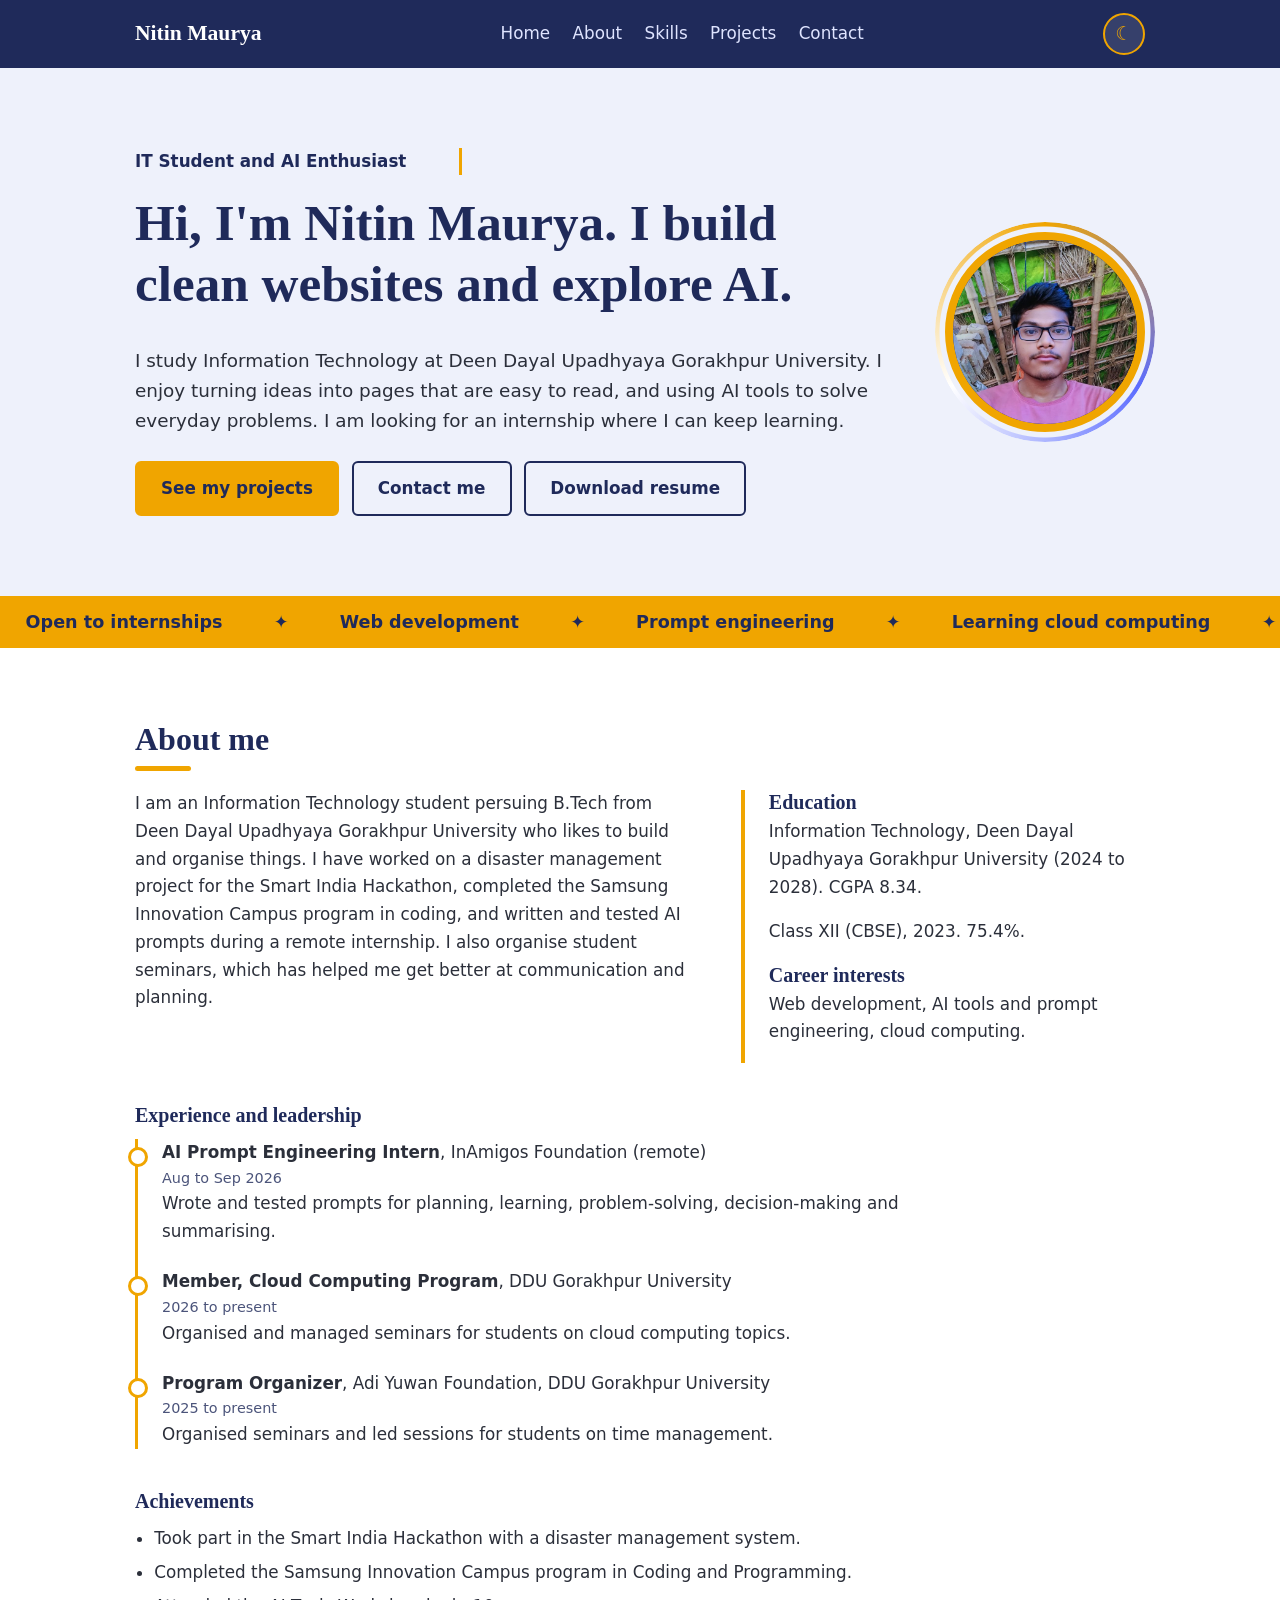
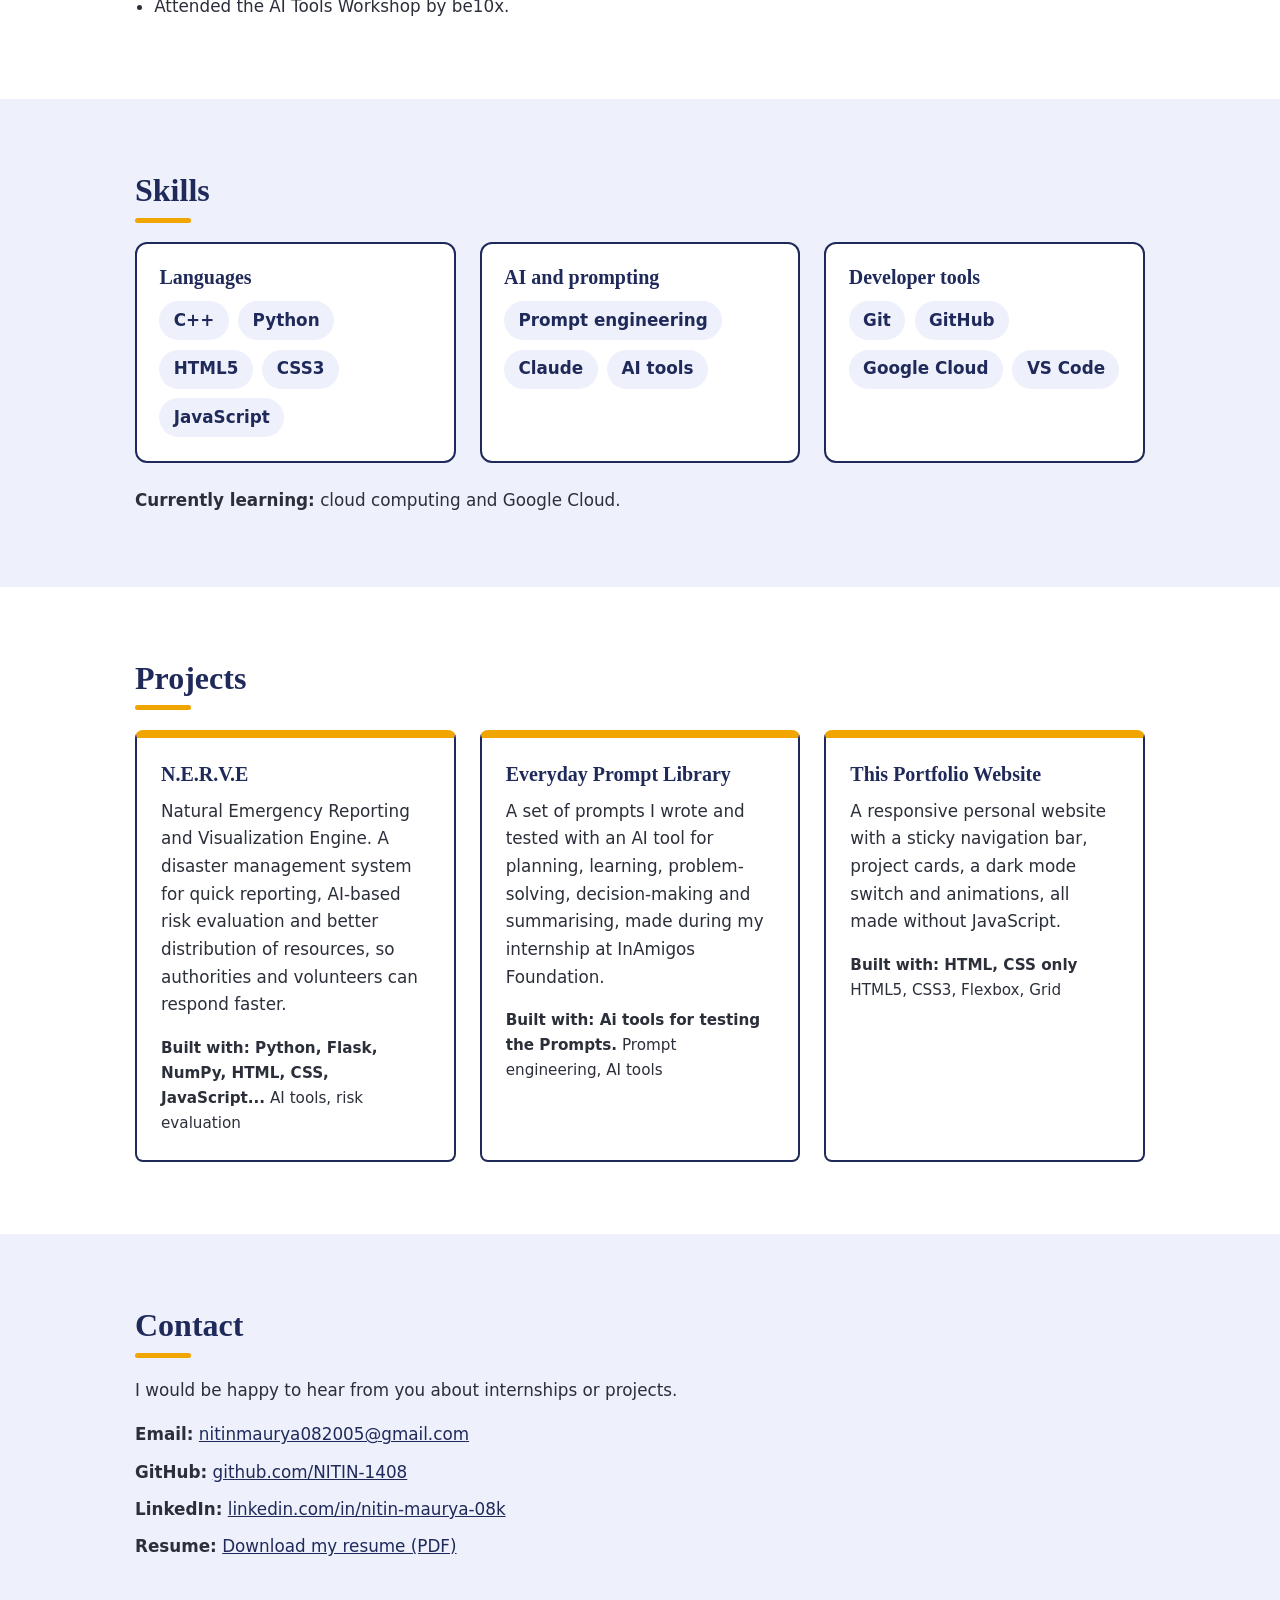
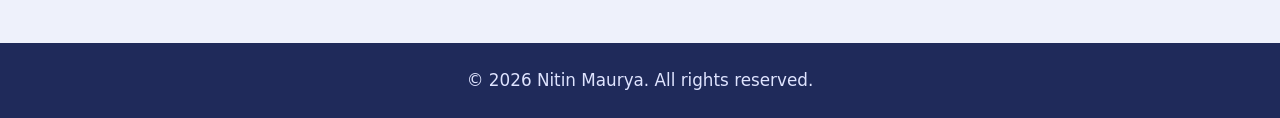
<file: index.html>
<!DOCTYPE html>
<html lang="en">
<head>
  <meta charset="UTF-8">
  <meta name="viewport" content="width=device-width, initial-scale=1.0">
  <meta name="description" content="Personal portfolio of Nitin Maurya, an Information Technology student interested in web development and AI.">
  <title>Nitin Maurya | Portfolio</title>
  <link rel="stylesheet" href="style.css">
</head>
<body>
  <!-- CSS-only dark mode switch )(no JavaScript -->
  <input type="checkbox" id="theme" class="sr-only">
  <div class="progress" aria-hidden="true"></div>

  <!-- 1. HEADER / NAVIGATION -->
  <header class="site-header">
    <div class="container header-inner">
      <a class="logo" href="#home">Nitin Maurya</a>
      <nav aria-label="Main navigation">
        <ul class="nav-list">
          <li><a href="#home">Home</a></li>
          <li><a href="#about">About</a></li>
          <li><a href="#skills">Skills</a></li>
          <li><a href="#projects">Projects</a></li>
          <li><a href="#contact">Contact</a></li>
        </ul>
      </nav>
      <label for="theme" class="theme-toggle" title="Switch light or dark theme"><span class="sr-only">Toggle dark mode</span></label>
    </div>
  </header>

  <main>

    <!-- 2. HERO / HOME -->
    <section id="home" class="hero">
      <div class="container hero-inner">
        <div class="hero-text">
          <p class="hero-role">IT Student and AI Enthusiast</p>
          <h1>Hi, I'm Nitin Maurya. I build clean websites and explore AI.</h1>
          <p class="hero-intro">
            I study Information Technology at Deen Dayal Upadhyaya Gorakhpur University.
            I enjoy turning ideas into pages that are easy to read, and using AI tools
            to solve everyday problems. I am looking for an internship where I can keep learning.
          </p>
          <div class="hero-buttons">
            <a class="btn btn-primary" href="#projects">See my projects</a>
            <a class="btn btn-outline" href="#contact">Contact me</a>
            <a class="btn btn-outline" href="Nitin_Maurya_Resume.pdf" download>Download resume</a>
          </div>
        </div>
        <div class="hero-badge">
          <img src="profile.jpg" alt="Portrait of Nitin Maurya wearing glasses and a pink t-shirt">
        </div>
      </div>
    </section>

    <!-- Ribbon (CSS animation) -->
    <div class="marquee" aria-hidden="true">
      <div class="marquee-track">
        <span>Open to internships</span><span>Web development</span><span>Prompt engineering</span><span>Learning cloud computing</span>
        <span>Open to internships</span><span>Web development</span><span>Prompt engineering</span><span>Learning cloud computing</span>
      </div>
    </div>

    <!-- 3. ABOUT ME -->
    <section id="about" class="section">
      <div class="container">
        <h2>About me</h2>
        <div class="about-grid">
          <p class="about-bio">
            I am an Information Technology student persuing B.Tech from Deen Dayal Upadhyaya Gorakhpur University who likes to build and organise things.
            I have worked on a disaster management project for the Smart India Hackathon,
            completed the Samsung Innovation Campus program in coding, and written and tested
            AI prompts during a remote internship. I also organise student seminars, which
            has helped me get better at communication and planning.
          </p>
          <div class="about-facts">
            <h3>Education</h3>
            <p>Information Technology, Deen Dayal Upadhyaya Gorakhpur University (2024 to 2028). CGPA 8.34.</p>
            <p>Class XII (CBSE), 2023. 75.4%.</p>
            <h3>Career interests</h3>
            <p>Web development, AI tools and prompt engineering, cloud computing.</p>
          </div>
        </div>

        <h3 class="sub-heading">Experience and leadership</h3>
        <ul class="timeline">
          <li><strong>AI Prompt Engineering Intern</strong>, InAmigos Foundation (remote)
            <span class="when">Aug to Sep 2026</span>
            Wrote and tested prompts for planning, learning, problem-solving, decision-making and summarising.</li>
          <li><strong>Member, Cloud Computing Program</strong>, DDU Gorakhpur University
            <span class="when">2026 to present</span>
            Organised and managed seminars for students on cloud computing topics.</li>
          <li><strong>Program Organizer</strong>, Adi Yuwan Foundation, DDU Gorakhpur University
            <span class="when">2025 to present</span>
            Organised seminars and led sessions for students on time management.</li>
        </ul>

        <h3 class="sub-heading">Achievements</h3>
        <ul class="achievements">
          <li>Took part in the Smart India Hackathon with a disaster management system.</li>
          <li>Completed the Samsung Innovation Campus program in Coding and Programming.</li>
          <li>Attended the AI Tools Workshop by be10x.</li>
        </ul>
      </div>
    </section>

    <!-- 4. SKILLS -->
    <section id="skills" class="section section-tint">
      <div class="container">
        <h2>Skills</h2>
        <div class="skill-groups">
          <article class="skill-group">
            <h3>Languages</h3>
            <ul class="tags"><li>C++</li><li>Python</li><li>HTML5</li><li>CSS3</li><li>JavaScript</li></ul>
          </article>
          <article class="skill-group">
            <h3>AI and prompting</h3>
            <ul class="tags"><li>Prompt engineering</li><li>Claude</li><li>AI tools</li></ul>
          </article>
          <article class="skill-group">
            <h3>Developer tools</h3>
            <ul class="tags"><li>Git</li><li>GitHub</li><li>Google Cloud</li><li>VS Code</li></ul>
          </article>
        </div>
        <p class="learning"><strong>Currently learning:</strong> cloud computing and Google Cloud.</p>
      </div>
    </section>

    <!-- 5. PROJECTS -->
    <section id="projects" class="section">
      <div class="container">
        <h2>Projects</h2>
        <div class="card-grid">

          <article class="card">
            <h3>N.E.R.V.E</h3>
            <p>Natural Emergency Reporting and Visualization Engine. A disaster management system for quick reporting, AI-based risk evaluation and better distribution of resources, so authorities and volunteers can respond faster.</p>
            <p class="tech"><strong>Built with: Python, Flask, NumPy, HTML, CSS, JavaScript...</strong> AI tools, risk evaluation</p>
          </article>

          <article class="card">
            <h3>Everyday Prompt Library</h3>
            <p>A set of prompts I wrote and tested with an AI tool for planning, learning, problem-solving, decision-making and summarising, made during my internship at InAmigos Foundation.</p>
            <p class="tech"><strong>Built with: Ai tools for testing the Prompts.</strong> Prompt engineering, AI tools</p>
          </article>

          <article class="card">
            <h3>This Portfolio Website</h3>
            <p>A responsive personal website with a sticky navigation bar, project cards, a dark mode switch and animations, all made without JavaScript.</p>
            <p class="tech"><strong>Built with: HTML, CSS only </strong> HTML5, CSS3, Flexbox, Grid</p>
          </article>

        </div>
      </div>
    </section>

    <!-- 6. CONTACT -->
    <section id="contact" class="section section-tint">
      <div class="container">
        <h2>Contact</h2>
        <p class="contact-lead">I would be happy to hear from you about internships or projects.</p>
        <ul class="contact-list">
          <li><strong>Email:</strong> <a href="mailto:nitinmaurya082005@gmail.com">nitinmaurya082005@gmail.com</a></li>
          <li><strong>GitHub:</strong> <a href="https://github.com/NITIN-1408">github.com/NITIN-1408</a></li>
          <li><strong>LinkedIn:</strong> <a href="https://www.linkedin.com/in/nitin-maurya-08k">linkedin.com/in/nitin-maurya-08k</a></li>
          <li><strong>Resume:</strong> <a href="Nitin_Maurya_Resume.pdf" download>Download my resume (PDF)</a></li>
        </ul>
      </div>
    </section>

  </main>

  <!-- 7. FOOTER -->
  <footer class="site-footer">
    <div class="container">
      <p>&copy; 2026 Nitin Maurya. All rights reserved.</p>
    </div>
  </footer>

</body>
</html>
</file>
<file: style.css>
/* ---------- Colour palette (change these to restyle the whole site) ---------- */
:root {
  --ink: #1f2a5a;        /* deep indigo: headings, header, footer */
  --paper: #ffffff;      /* page background */
  --tint: #eef1fb;       /* light blue-grey for alternate sections */
  --accent: #f0a500;     /* amber: buttons and highlights */
  --text: #2b2f3a;       /* body text */
}

/* ---------- Global styles ---------- */
* { box-sizing: border-box; }

html {
  scroll-behavior: smooth;
  scroll-padding-top: 100px; /* keeps headings clear of the sticky header */
}

body {
  margin: 0;
  font-family: system-ui, -apple-system, "Segoe UI", Roboto, Arial, sans-serif;
  font-size: 1.05rem;
  line-height: 1.65;
  color: var(--text);
  background: var(--paper);
}

h1, h2, h3 {
  font-family: Georgia, "Times New Roman", serif;
  color: var(--ink);
  line-height: 1.2;
  margin: 0 0 0.6em;
}
h1 { font-size: clamp(2rem, 5vw, 3.2rem); }
h2 { font-size: 2rem; }
h3 { font-size: 1.25rem; }

p { margin: 0 0 1em; max-width: 65ch; }

a { color: var(--ink); }
a:hover { color: #3b4cb8; }

a:focus-visible,
.btn:focus-visible {
  outline: 3px solid var(--accent);
  outline-offset: 3px;
}

.container {
  width: 100%;
  max-width: 1050px;
  margin: 0 auto;
  padding: 0 1.25rem;
}

.section { padding: 4.5rem 0; }
.section-tint { background: var(--tint); }

/* ---------- Header and navigation ---------- */
.site-header {
  position: sticky;
  top: 0;
  z-index: 10;
  background: var(--ink);
}

.header-inner {
  display: flex;
  align-items: center;
  justify-content: space-between;
  gap: 0.5rem 1.5rem;
  padding-top: 0.8rem;
  padding-bottom: 0.8rem;
}

.logo {
  font-family: Georgia, "Times New Roman", serif;
  font-size: 1.35rem;
  font-weight: bold;
  color: #fff;
  text-decoration: none;
}
.logo:hover { color: var(--accent); }

.nav-list {
  display: flex;
  gap: 0.25rem 1.4rem;
  margin: 0;
  padding: 0;
  list-style: none;
}

.nav-list a {
  color: #dfe4ff;
  text-decoration: none;
  padding: 0.3rem 0;
  border-bottom: 2px solid transparent;
}
.nav-list a:hover,
.nav-list a:focus-visible {
  color: #fff;
  border-bottom-color: var(--accent);
}

/* ---------- Hero ---------- */
.hero {
  background: var(--tint);
  padding: 5rem 0;
}

.hero-inner {
  display: flex;
  align-items: center;
  justify-content: space-between;
  gap: 3rem;
}

.hero-role {
  font-weight: 600;
  color: var(--ink);
  margin-bottom: 0.5rem;
}

.hero-intro { font-size: 1.15rem; }

.hero-buttons {
  display: flex;
  flex-wrap: wrap;
  gap: 0.8rem;
  margin-top: 1.5rem;
}

.hero-badge {
  flex-shrink: 0;
  width: 200px;
  height: 200px;
  display: flex;
  align-items: center;
  justify-content: center;
  border-radius: 50%;
  background: var(--ink);
  color: var(--accent);
  font-family: Georgia, "Times New Roman", serif;
  font-size: 4rem;
  font-weight: bold;
  border: 8px solid var(--accent);
}

/* ---------- Buttons ---------- */
.btn {
  display: inline-block;
  padding: 0.75rem 1.5rem;
  border-radius: 6px;
  font-weight: 600;
  text-decoration: none;
  border: 2px solid var(--ink);
  transition: background 0.2s, color 0.2s;
}

.btn-primary {
  background: var(--accent);
  border-color: var(--accent);
  color: var(--ink);
}
.btn-primary:hover { background: var(--ink); border-color: var(--ink); color: #fff; }

.btn-outline { color: var(--ink); background: transparent; }
.btn-outline:hover { background: var(--ink); color: #fff; }

/* ---------- About ---------- */
.about-grid {
  display: grid;
  grid-template-columns: 1.4fr 1fr;
  gap: 2.5rem;
}

.about-facts {
  border-left: 4px solid var(--accent);
  padding-left: 1.5rem;
}
.about-facts h3 { margin-bottom: 0.2em; }

/* ---------- Skills ---------- */
.skill-groups {
  display: grid;
  grid-template-columns: repeat(auto-fit, minmax(240px, 1fr));
  gap: 1.5rem;
}
.skill-group {
  background: var(--paper);
  border: 2px solid var(--ink);
  border-radius: 12px;
  padding: 1.3rem 1.4rem 1.5rem;
  transition: transform 0.2s, box-shadow 0.2s;
}
.skill-group:hover { transform: translateY(-3px); box-shadow: 4px 4px 0 var(--accent); }
.skill-group h3 { margin-bottom: 0.8rem; }

.tags { display: flex; flex-wrap: wrap; gap: 0.6rem; margin: 0; padding: 0; list-style: none; }
.tags li {
  background: var(--tint);
  color: var(--ink);
  font-weight: 600;
  padding: 0.35rem 0.9rem;
  border-radius: 999px;
}
.learning { margin: 1.5rem 0 0; }

/* ---------- About: timeline and achievements ---------- */
.sub-heading { margin-top: 2.5rem; }
.timeline { list-style: none; margin: 0; padding: 0 0 0 1.5rem; border-left: 3px solid var(--accent); }
.timeline li { position: relative; margin-bottom: 1.4rem; max-width: 70ch; }
.timeline li::before {
  content: ""; position: absolute; left: -2.15rem; top: 0.5rem;
  width: 14px; height: 14px; border-radius: 50%;
  background: var(--paper); border: 3px solid var(--accent);
}
.when { display: block; font-size: 0.9rem; color: var(--ink); opacity: 0.8; }
.achievements { margin: 0; padding-left: 1.2rem; max-width: 70ch; }
.achievements li { margin-bottom: 0.4rem; }

/* ---------- Projects ---------- */
.card-grid {
  display: grid;
  grid-template-columns: repeat(auto-fit, minmax(260px, 1fr));
  gap: 1.5rem;
}

.card {
  background: var(--paper);
  border: 2px solid var(--ink);
  border-top: 8px solid var(--accent);
  border-radius: 8px;
  padding: 1.5rem;
  transition: transform 0.2s, box-shadow 0.2s;
}
.card:hover {
  transform: translateY(-4px);
  box-shadow: 6px 6px 0 var(--ink);
}

.tech { font-size: 0.95rem; margin-bottom: 0; }

/* ---------- Contact ---------- */
.contact-list {
  margin: 0;
  padding: 0;
  list-style: none;
}
.contact-list li { margin-bottom: 0.6rem; }
.contact-list a { overflow-wrap: anywhere; }

/* ---------- Footer ---------- */
.site-footer {
  background: var(--ink);
  color: #dfe4ff;
  padding: 1.5rem 0;
  text-align: center;
}
.site-footer p { margin: 0 auto; }

/* ---------- Responsive: tablets and phones ---------- */
@media (max-width: 720px) {
  .header-inner { flex-direction: column; }
  .nav-list { flex-wrap: wrap; justify-content: center; }

  .hero { padding: 3rem 0; }
  .hero-inner { flex-direction: column-reverse; text-align: left; gap: 2rem; }
  .hero-badge { width: 130px; height: 130px; font-size: 2.6rem; border-width: 6px; align-self: flex-start; }

  .section { padding: 3rem 0; }
  .about-grid { grid-template-columns: 1fr; gap: 1.5rem; }
  h2 { font-size: 1.7rem; }
}


/* =====================================================
   EXTRA STYLE LAYER: motion, dark mode, effects
   ===================================================== */
:root { --bar: #1f2a5a; }

.sr-only {
  position: absolute; width: 1px; height: 1px; overflow: hidden;
  clip: rect(0 0 0 0); white-space: nowrap;
}

/* Dark theme, switched by the checkbox (CSS only) */
body:has(#theme:checked) {
  --ink: #b9c4ff; --paper: #12162b; --tint: #1a2040;
  --text: #d6daf0; --bar: #0b0e1f;
}
.site-header, .site-footer { background: var(--bar); }
body:has(#theme:checked) a:hover { color: var(--accent); }
body:has(#theme:checked) .btn-primary:hover,
body:has(#theme:checked) .btn-outline:hover {
  background: var(--accent); border-color: var(--accent); color: #12162b;
}
body:has(#theme:checked) .btn-primary { color: #12162b; }
body:has(#theme:checked) .hero-badge { background: var(--bar); }
body, .section-tint, .hero, .card, .skill-group { transition: background 0.4s, color 0.4s; }

.theme-toggle {
  width: 42px; height: 42px; display: grid; place-items: center;
  border-radius: 50%; cursor: pointer; background: #ffffff1a;
  border: 2px solid var(--accent); color: var(--accent); font-size: 1.2rem;
}
.theme-toggle::before { content: "\263E"; }
body:has(#theme:checked) .theme-toggle::before { content: "\2600"; }
.theme-toggle:hover { background: var(--accent); color: #1f2a5a; }
body:has(#theme:focus-visible) .theme-toggle { outline: 3px solid #fff; outline-offset: 3px; }

/* Scroll progress bar */
.progress {
  position: fixed; top: 0; left: 0; width: 100%; height: 4px; z-index: 20;
  background: var(--accent); transform-origin: 0 50%; transform: scaleX(0);
}

/* Hero: typing line, floating glow, spinning ring */
.hero { position: relative; overflow: hidden; }
.hero-inner { position: relative; z-index: 1; }

.hero-role {
  display: inline-block; width: 28ch; max-width: 100%; overflow: hidden; white-space: nowrap;
  border-right: 3px solid var(--accent);
  animation: typing 2.2s steps(28) 0.4s both, caret 0.8s step-end infinite;
}

.hero-badge { position: relative; animation: float 4s ease-in-out infinite; }
.hero-badge::before {
  content: ""; position: absolute; inset: -18px; border-radius: 50%;
  background: conic-gradient(var(--accent), #5b6cff, #ffffff, var(--accent));
  -webkit-mask: radial-gradient(farthest-side, transparent calc(100% - 5px), #000 calc(100% - 4px));
          mask: radial-gradient(farthest-side, transparent calc(100% - 5px), #000 calc(100% - 4px));
  animation: spin 8s linear infinite;
}

/* Skills ribbon */
.marquee { background: var(--accent); color: #1f2a5a; overflow: hidden; padding: 0.7rem 0; }
.marquee-track { display: flex; width: max-content; animation: scroll-x 22s linear infinite; }
.marquee span { padding: 0 1.6rem; font-weight: 700; font-size: 1.1rem; white-space: nowrap; }
.marquee span::after { content: "\2726"; margin-left: 3.2rem; }
.marquee:hover .marquee-track { animation-play-state: paused; }

/* Headings get a short accent bar */
h2::after {
  content: ""; display: block; width: 56px; height: 5px; margin-top: 0.5rem;
  background: var(--accent); border-radius: 3px;
}

/* Scroll-driven reveal (supported browsers only) */
@supports (animation-timeline: view()) {
  .card, .about-facts, .skill-group, .timeline li {
    animation: rise linear both; animation-timeline: view(); animation-range: entry 0% entry 55%;
  }
  .progress { animation: grow linear both; animation-timeline: scroll(root); }
}

@keyframes typing { from { width: 0; } to { width: 28ch; } }
@keyframes caret  { 50% { border-color: transparent; } }
@keyframes float  { 50% { transform: translateY(-12px); } }
@keyframes spin   { to { transform: rotate(360deg); } }
@keyframes scroll-x { to { transform: translateX(-50%); } }
@keyframes rise   { from { opacity: 0; transform: translateY(40px); } to { opacity: 1; transform: none; } }
@keyframes grow   { to { transform: scaleX(1); } }

@media (max-width: 720px) {
  .header-inner { flex-direction: row; flex-wrap: wrap; justify-content: center; }
  .hero-badge::before { inset: -12px; }
  .hero-role { font-size: 0.95rem; }
}

/* Respect people who prefer less motion */
@media (prefers-reduced-motion: reduce) {
  *, *::before, *::after { animation: none !important; transition: none !important; }
  .hero-role { width: auto; border-right: 0; }
}

/* Profile photo inside the ring */
.hero-badge img {
  width: 100%; height: 100%; border-radius: 50%;
  object-fit: cover; object-position: 50% 25%;
}
</file>
